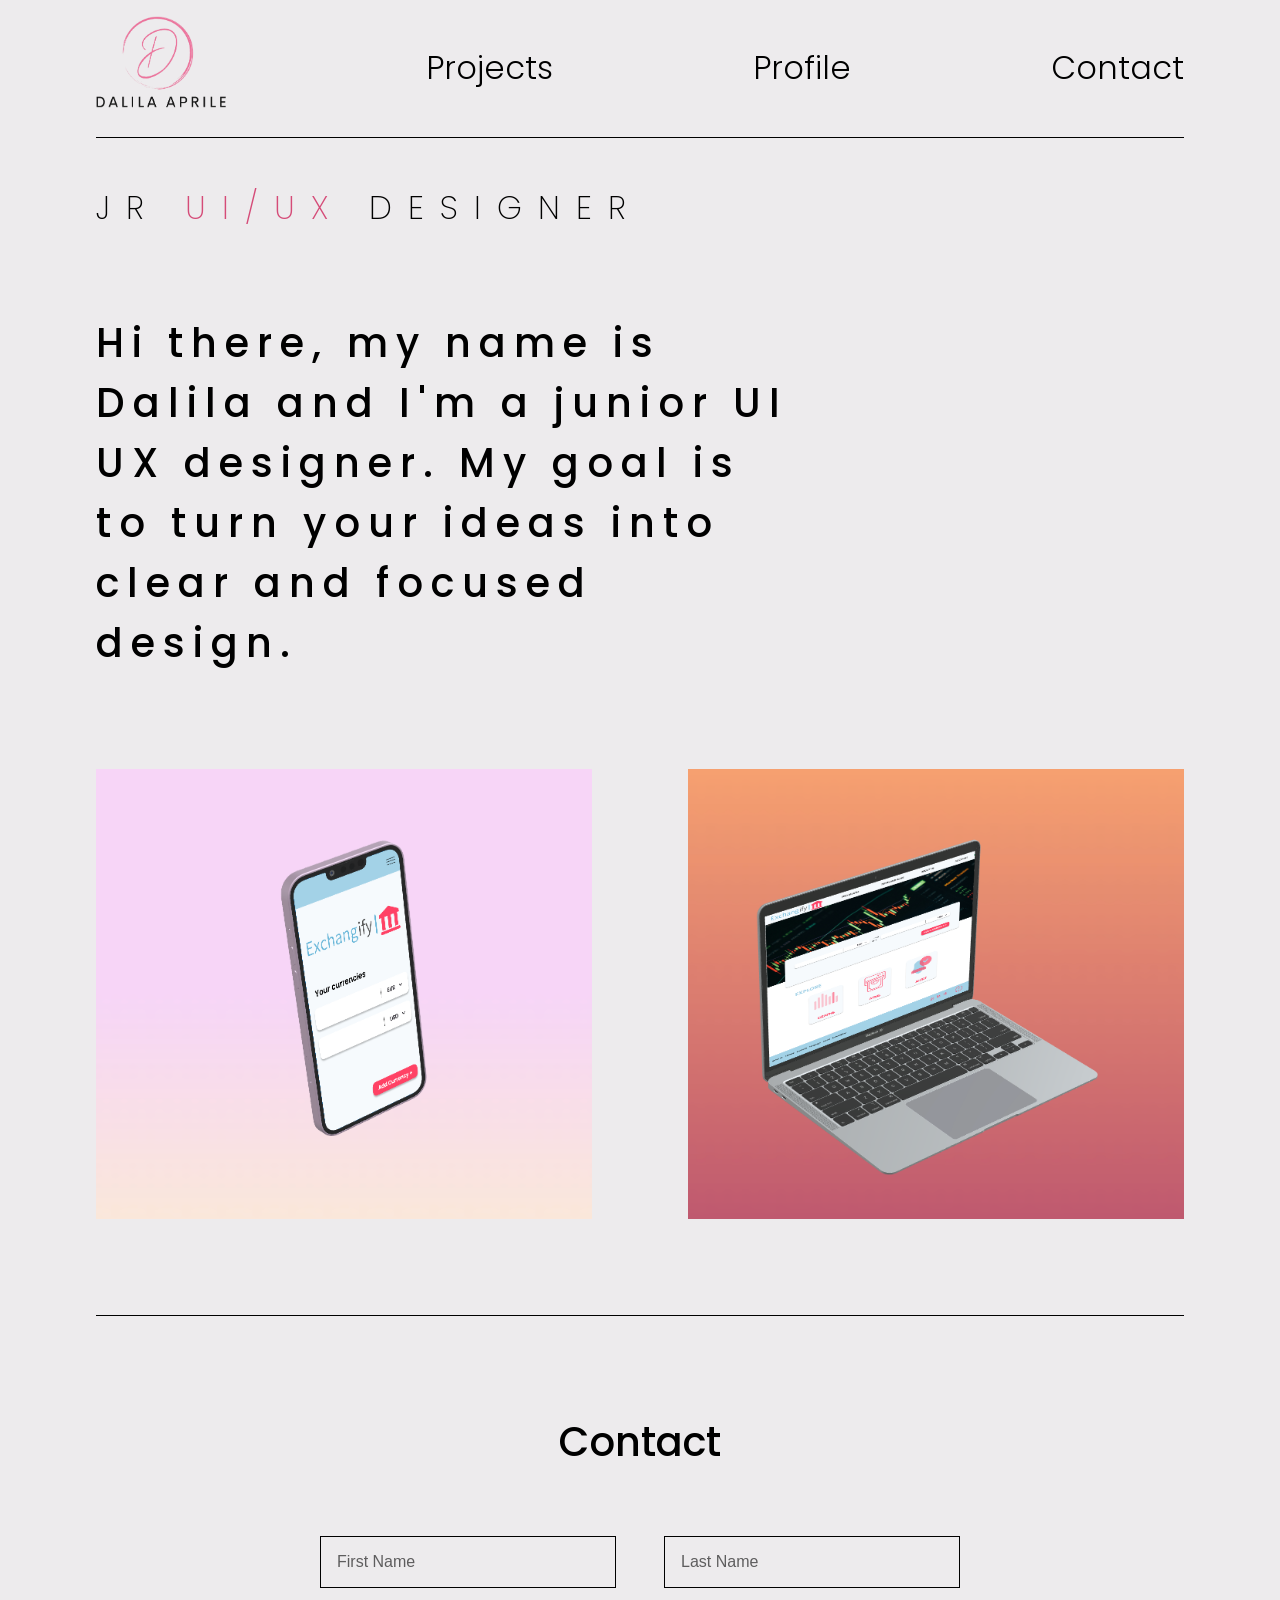
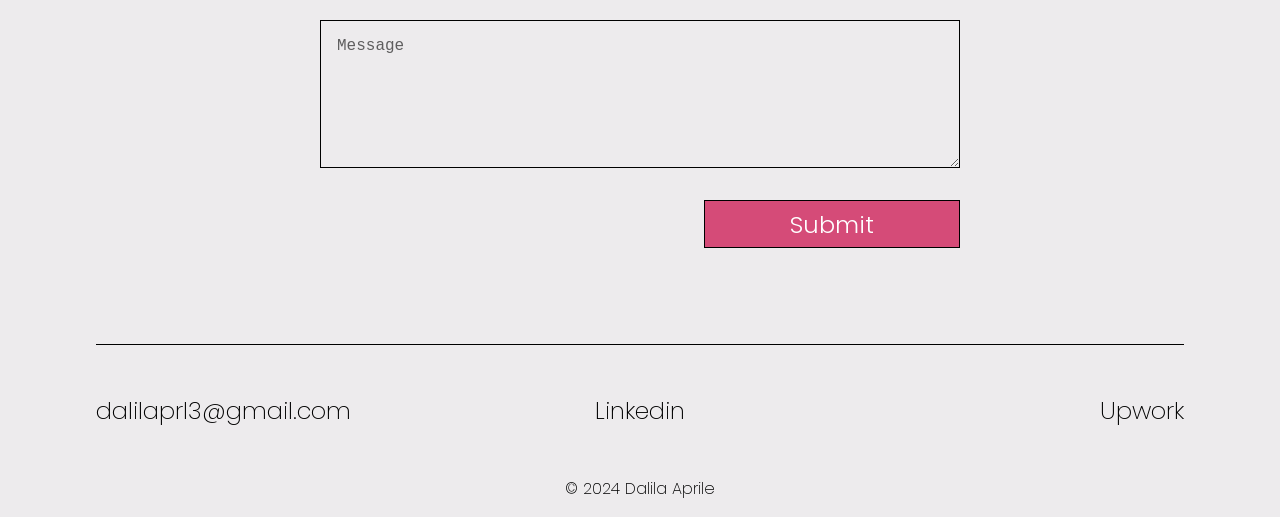
<file: index.html>
<!DOCTYPE html>
<html lang="en">
  <head>
	<meta name="generator" content="Hugo 0.138.0">
    <meta charset="UTF-8" />
<meta name="viewport" content="width=device-width, initial-scale=1.0" />

<title>Dalila Aprile • Portfolio</title>

<link rel="icon" type="image/png" href="https://dalilaprile.github.io/portfolio/favicon/favicon-96x96.png" sizes="96x96" />
<link rel="icon" type="image/svg+xml" href="https://dalilaprile.github.io/portfolio/favicon/favicon.svg" />
<link rel="shortcut icon" href="https://dalilaprile.github.io/portfolio/favicon/favicon.ico" />
<link rel="apple-touch-icon" sizes="180x180" href="https://dalilaprile.github.io/portfolio/favicon/apple-touch-icon.png" />
<link rel="manifest" href="https://dalilaprile.github.io/portfolio/favicon/site.webmanifest" />

<link rel="preconnect" href="https://fonts.googleapis.com" />
<link rel="preconnect" href="https://fonts.gstatic.com" crossorigin />
<link
  href="https://fonts.googleapis.com/css2?family=Poppins:ital,wght@0,100;0,200;0,300;0,400;0,500;0,600;0,700;0,800;0,900;1,100;1,200;1,300;1,400;1,500;1,600;1,700;1,800;1,900&display=swap"
  rel="stylesheet"
/>


<link rel="stylesheet" href="https://dalilaprile.github.io/portfolio/css/styles.min.css" />




<script src="https://dalilaprile.github.io/portfolio/js/main.min.js"></script>

  </head>
  <body>
    <header class="poppins-light">
    <div class="wrapper">
        <a href="https://dalilaprile.github.io/portfolio/"><img class="logo" src="https://dalilaprile.github.io/portfolio/images/logo.png" /></a>
        <a href="https://dalilaprile.github.io/portfolio/#projects" class="projects-link">Projects</a>
        <a href="https://dalilaprile.github.io/portfolio/profile">Profile</a>
        <a class="contact-link">Contact</a>

        <div class="menu-toggle"><span></span></div>

        <nav class="menu-mobile">
            <ul>
                <li><a href="https://dalilaprile.github.io/portfolio/">Home</a></li>
                <li><a href="https://dalilaprile.github.io/portfolio/#projects" class="projects-link">Projects</a></li>
                <li><a href="https://dalilaprile.github.io/portfolio/profile">Profile</a></li>
                <li><a class="contact-link">Contact</a></li>
            </ul>
        </nav>
    </div>
</header>
    <div class="content">
      <main>
        
    <section class="home__hero">
        <h1 class="poppins-extralight">JR <span class="home__hero__uiux">UI/UX</span> DESIGNER</h1>
        <h2 class="poppins-medium">
            Hi there, my name is Dalila and I&#39;m a junior UI UX designer. My goal is to turn your ideas into clear and focused design.
        </h2>
    </section>
    <section class="home__projects">
        
            <figure>
                <img src="https://dalilaprile.github.io/portfolio//images/exchangify_app/app.png" />
                <a href="/portfolio/projects/exchangify-app/" class="home__projects__overlay poppins-medium">Exchangify App</a>
            </figure>
        
            <figure>
                <img src="https://dalilaprile.github.io/portfolio//images/exchangify_website/website.png" />
                <a href="/portfolio/projects/exchangify-website/" class="home__projects__overlay poppins-medium">Exchangify Website</a>
            </figure>
        
    </section>

      </main>
      <section id="contact">
    <h3 class="poppins-medium">Contact</h3>
    <input id="input_name" type="text" placeholder="First Name" />
    <input id="input_last_name" type="email" placeholder="Last Name" />
    <textarea id="message" placeholder="Message"></textarea>
    <div class="contact__submit">
        <button class="poppins-light">Submit</button>
    </div>
</section>

      <footer>
    <div class="footer__links">
        <a class="poppins-extralight" href="mailto:dalilaprl3@gmail.com">dalilaprl3@gmail.com</a>
        <a class="poppins-extralight" href="https://www.linkedin.com/in/dalila-aprile-6a5255257" target="_blank">Linkedin</a>
        <a class="poppins-extralight" href="https://www.upwork.com/freelancers/~01f864f35817e59906" target="_blank">Upwork</a>
    </div>
    <p class="poppins-extralight">© 2024 Dalila Aprile</p>
</footer>
    </div>
    <a href="#" id="back-to-top"><i class="arrow"></i></a>
  </body>
</html>
</file>
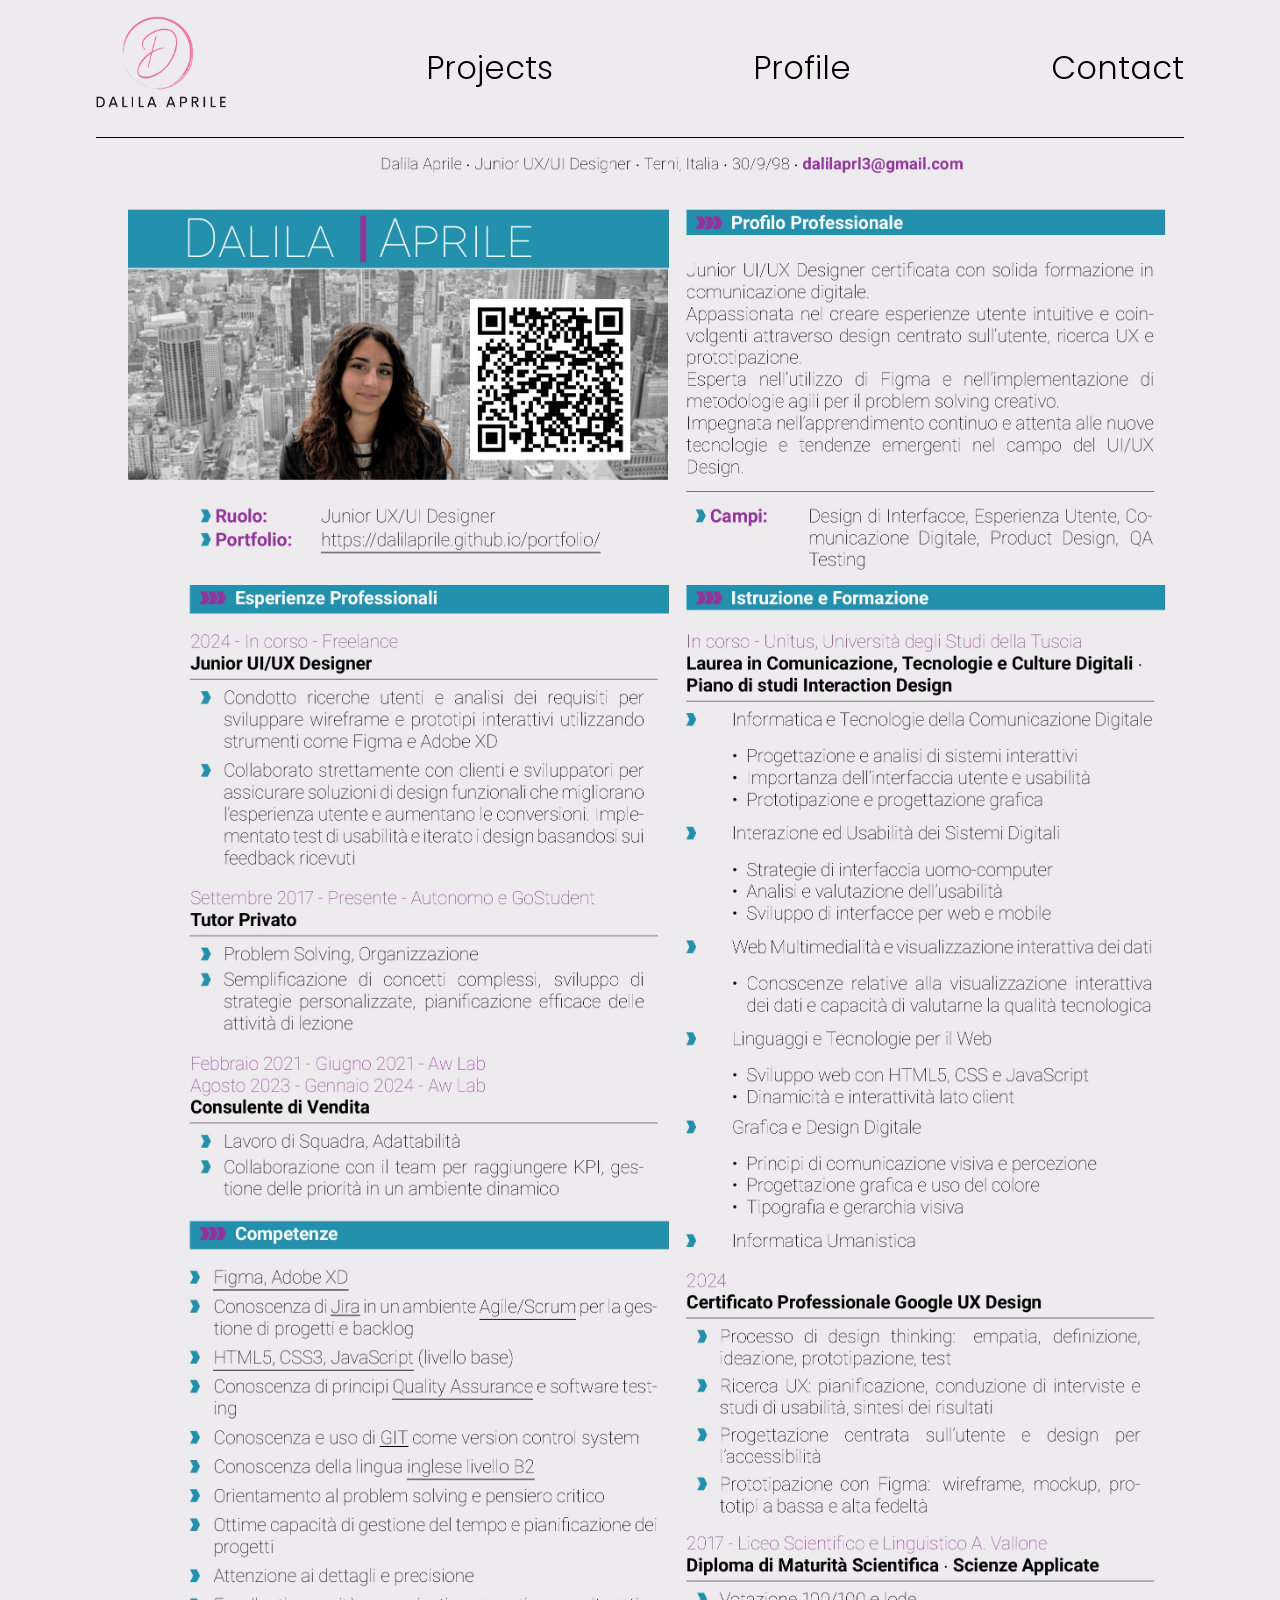
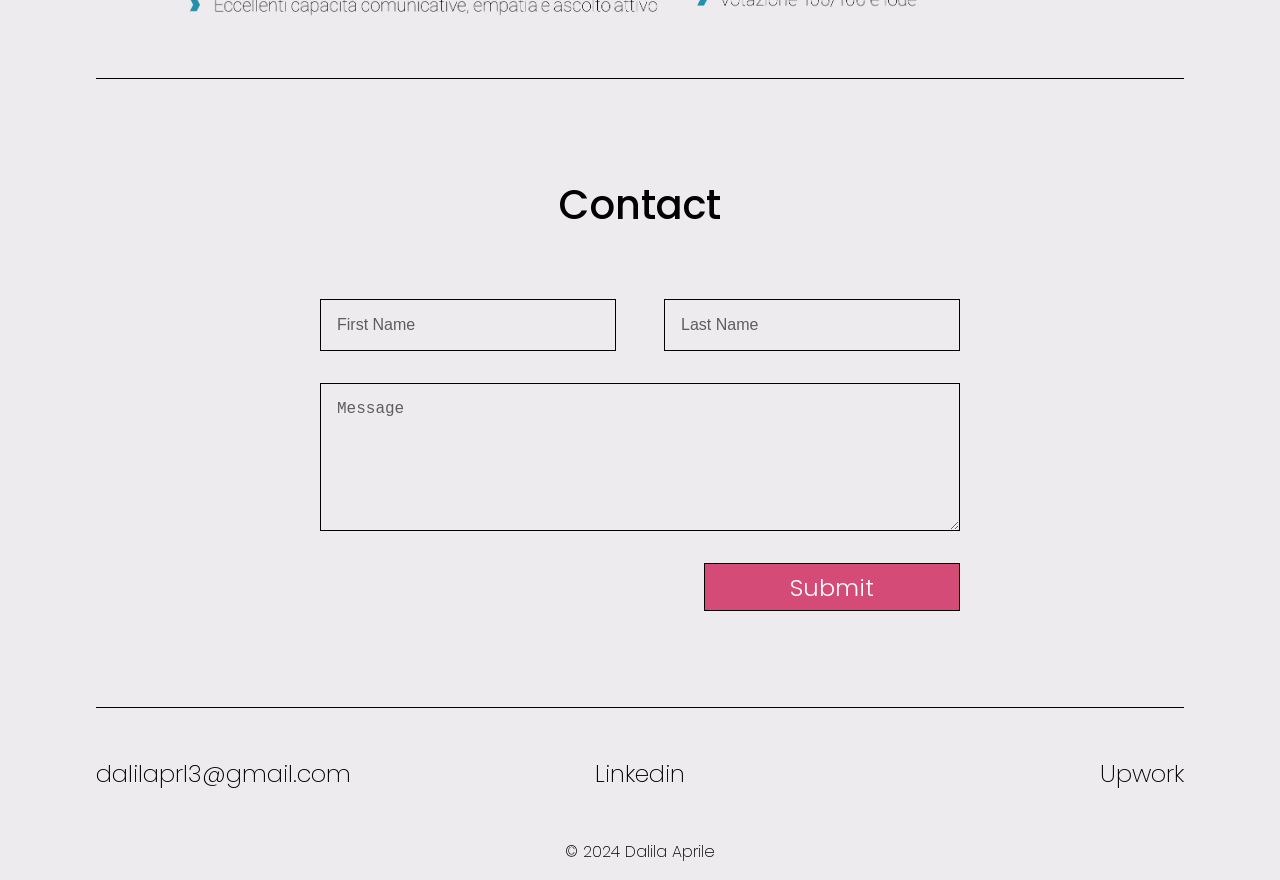
<file: profile/index.html>
<!DOCTYPE html>
<html lang="en">
  <head>
    <meta charset="UTF-8" />
<meta name="viewport" content="width=device-width, initial-scale=1.0" />

<title>Dalila Aprile • Profile</title>

<link rel="icon" type="image/png" href="https://dalilaprile.github.io/portfolio/favicon/favicon-96x96.png" sizes="96x96" />
<link rel="icon" type="image/svg+xml" href="https://dalilaprile.github.io/portfolio/favicon/favicon.svg" />
<link rel="shortcut icon" href="https://dalilaprile.github.io/portfolio/favicon/favicon.ico" />
<link rel="apple-touch-icon" sizes="180x180" href="https://dalilaprile.github.io/portfolio/favicon/apple-touch-icon.png" />
<link rel="manifest" href="https://dalilaprile.github.io/portfolio/favicon/site.webmanifest" />

<link rel="preconnect" href="https://fonts.googleapis.com" />
<link rel="preconnect" href="https://fonts.gstatic.com" crossorigin />
<link
  href="https://fonts.googleapis.com/css2?family=Poppins:ital,wght@0,100;0,200;0,300;0,400;0,500;0,600;0,700;0,800;0,900;1,100;1,200;1,300;1,400;1,500;1,600;1,700;1,800;1,900&display=swap"
  rel="stylesheet"
/>


<link rel="stylesheet" href="https://dalilaprile.github.io/portfolio/css/styles.min.css" />




<script src="https://dalilaprile.github.io/portfolio/js/main.min.js"></script>

  </head>
  <body>
    <header class="poppins-light">
    <div class="wrapper">
        <a href="https://dalilaprile.github.io/portfolio/"><img class="logo" src="https://dalilaprile.github.io/portfolio/images/logo.png" /></a>
        <a href="https://dalilaprile.github.io/portfolio/#projects" class="projects-link">Projects</a>
        <a href="https://dalilaprile.github.io/portfolio/profile">Profile</a>
        <a class="contact-link">Contact</a>

        <div class="menu-toggle"><span></span></div>

        <nav class="menu-mobile">
            <ul>
                <li><a href="https://dalilaprile.github.io/portfolio/">Home</a></li>
                <li><a href="https://dalilaprile.github.io/portfolio/#projects" class="projects-link">Projects</a></li>
                <li><a href="https://dalilaprile.github.io/portfolio/profile">Profile</a></li>
                <li><a class="contact-link">Contact</a></li>
            </ul>
        </nav>
    </div>
</header>
    <div class="content">
      <main>
        
<img src="https://dalilaprile.github.io/portfolio/images/cv.jpg" alt="curriculum vitae" class="cv">

      </main>
      <section id="contact">
    <h3 class="poppins-medium">Contact</h3>
    <input id="input_name" type="text" placeholder="First Name" />
    <input id="input_last_name" type="email" placeholder="Last Name" />
    <textarea id="message" placeholder="Message"></textarea>
    <div class="contact__submit">
        <button class="poppins-light">Submit</button>
    </div>
</section>

      <footer>
    <div class="footer__links">
        <a class="poppins-extralight" href="mailto:dalilaprl3@gmail.com">dalilaprl3@gmail.com</a>
        <a class="poppins-extralight" href="https://www.linkedin.com/in/dalila-aprile-6a5255257" target="_blank">Linkedin</a>
        <a class="poppins-extralight" href="https://www.upwork.com/freelancers/~01f864f35817e59906" target="_blank">Upwork</a>
    </div>
    <p class="poppins-extralight">© 2024 Dalila Aprile</p>
</footer>
    </div>
    <a href="#" id="back-to-top"><i class="arrow"></i></a>
  </body>
</html>
</file>
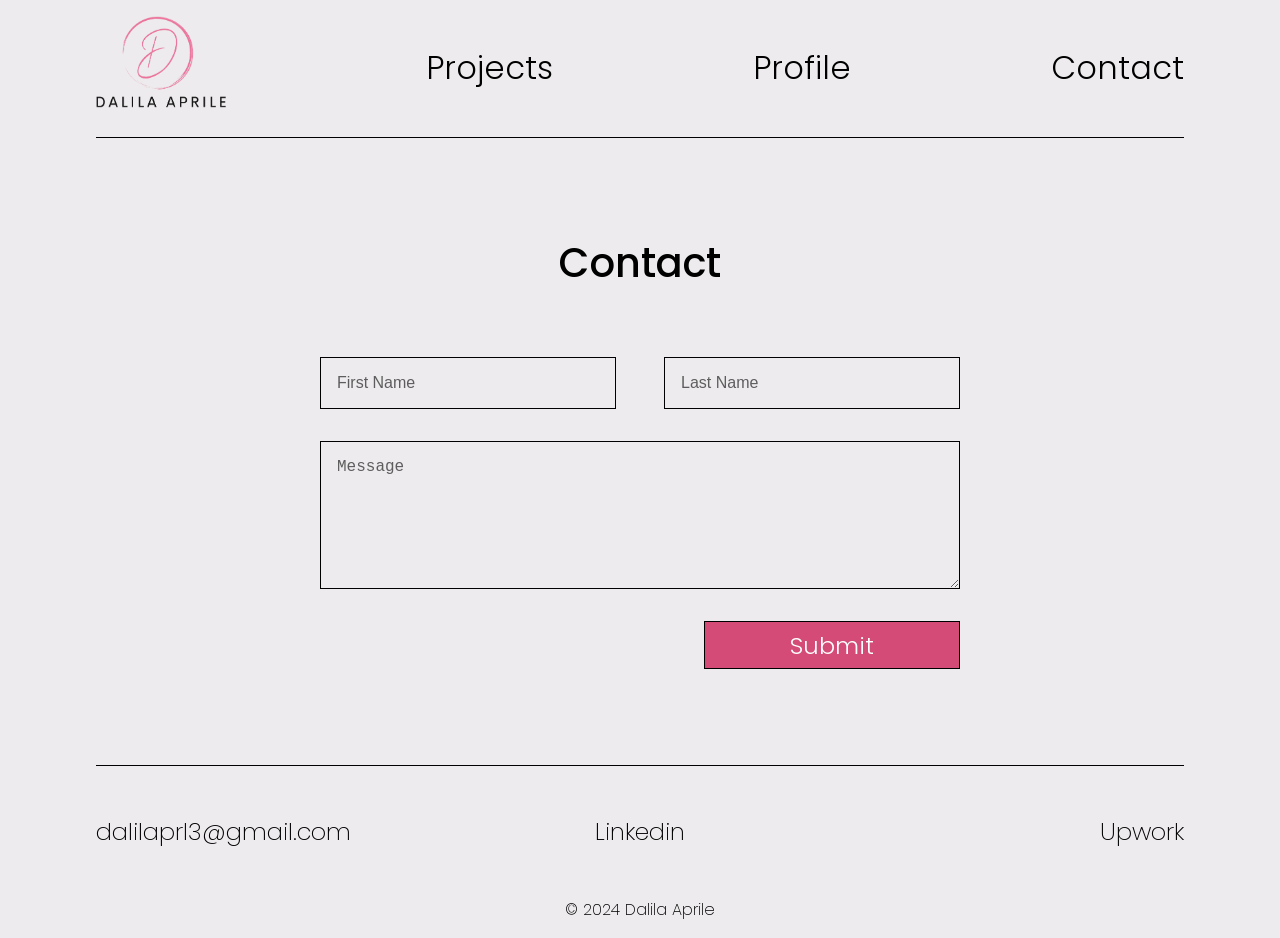
<file: projects/index.html>
<!DOCTYPE html>
<html lang="en">
  <head>
    <meta charset="UTF-8" />
<meta name="viewport" content="width=device-width, initial-scale=1.0" />

<title>Dalila Aprile • </title>

<link rel="icon" type="image/png" href="https://dalilaprile.github.io/portfolio/favicon/favicon-96x96.png" sizes="96x96" />
<link rel="icon" type="image/svg+xml" href="https://dalilaprile.github.io/portfolio/favicon/favicon.svg" />
<link rel="shortcut icon" href="https://dalilaprile.github.io/portfolio/favicon/favicon.ico" />
<link rel="apple-touch-icon" sizes="180x180" href="https://dalilaprile.github.io/portfolio/favicon/apple-touch-icon.png" />
<link rel="manifest" href="https://dalilaprile.github.io/portfolio/favicon/site.webmanifest" />

<link rel="preconnect" href="https://fonts.googleapis.com" />
<link rel="preconnect" href="https://fonts.gstatic.com" crossorigin />
<link
  href="https://fonts.googleapis.com/css2?family=Poppins:ital,wght@0,100;0,200;0,300;0,400;0,500;0,600;0,700;0,800;0,900;1,100;1,200;1,300;1,400;1,500;1,600;1,700;1,800;1,900&display=swap"
  rel="stylesheet"
/>
<link rel="stylesheet" href="https://dalilaprile.github.io/portfolio/css/simple-lightbox.min.css?v2.14.0" />


<link rel="stylesheet" href="https://dalilaprile.github.io/portfolio/css/styles.min.css" />
<style>
  
    .project-detail__screens .project-detail__images {
      grid-template-columns: 1fr;
    }
  
  
</style>

<script src="https://dalilaprile.github.io/portfolio/js/simple-lightbox.min.js?v2.14.0"></script>


<script src="https://dalilaprile.github.io/portfolio/js/main.min.js"></script>

  </head>
  <body>
    <header class="poppins-light">
    <div class="wrapper">
        <a href="https://dalilaprile.github.io/portfolio/"><img class="logo" src="https://dalilaprile.github.io/portfolio/images/logo.png" /></a>
        <a href="https://dalilaprile.github.io/portfolio/#projects" class="projects-link">Projects</a>
        <a href="https://dalilaprile.github.io/portfolio/profile">Profile</a>
        <a class="contact-link">Contact</a>

        <div class="menu-toggle"><span></span></div>

        <nav class="menu-mobile">
            <ul>
                <li><a href="https://dalilaprile.github.io/portfolio/">Home</a></li>
                <li><a href="https://dalilaprile.github.io/portfolio/#projects" class="projects-link">Projects</a></li>
                <li><a href="https://dalilaprile.github.io/portfolio/profile">Profile</a></li>
                <li><a class="contact-link">Contact</a></li>
            </ul>
        </nav>
    </div>
</header>
    <div class="content">
      <main>
        
      </main>
      <section id="contact">
    <h3 class="poppins-medium">Contact</h3>
    <input id="input_name" type="text" placeholder="First Name" />
    <input id="input_last_name" type="email" placeholder="Last Name" />
    <textarea id="message" placeholder="Message"></textarea>
    <div class="contact__submit">
        <button class="poppins-light">Submit</button>
    </div>
</section>

      <footer>
    <div class="footer__links">
        <a class="poppins-extralight" href="mailto:dalilaprl3@gmail.com">dalilaprl3@gmail.com</a>
        <a class="poppins-extralight" href="https://www.linkedin.com/in/dalila-aprile-6a5255257" target="_blank">Linkedin</a>
        <a class="poppins-extralight" href="https://www.upwork.com/freelancers/~01f864f35817e59906" target="_blank">Upwork</a>
    </div>
    <p class="poppins-extralight">© 2024 Dalila Aprile</p>
</footer>
    </div>
    <a href="#" id="back-to-top">&#8679;</a>
  </body>
</html>
</file>
